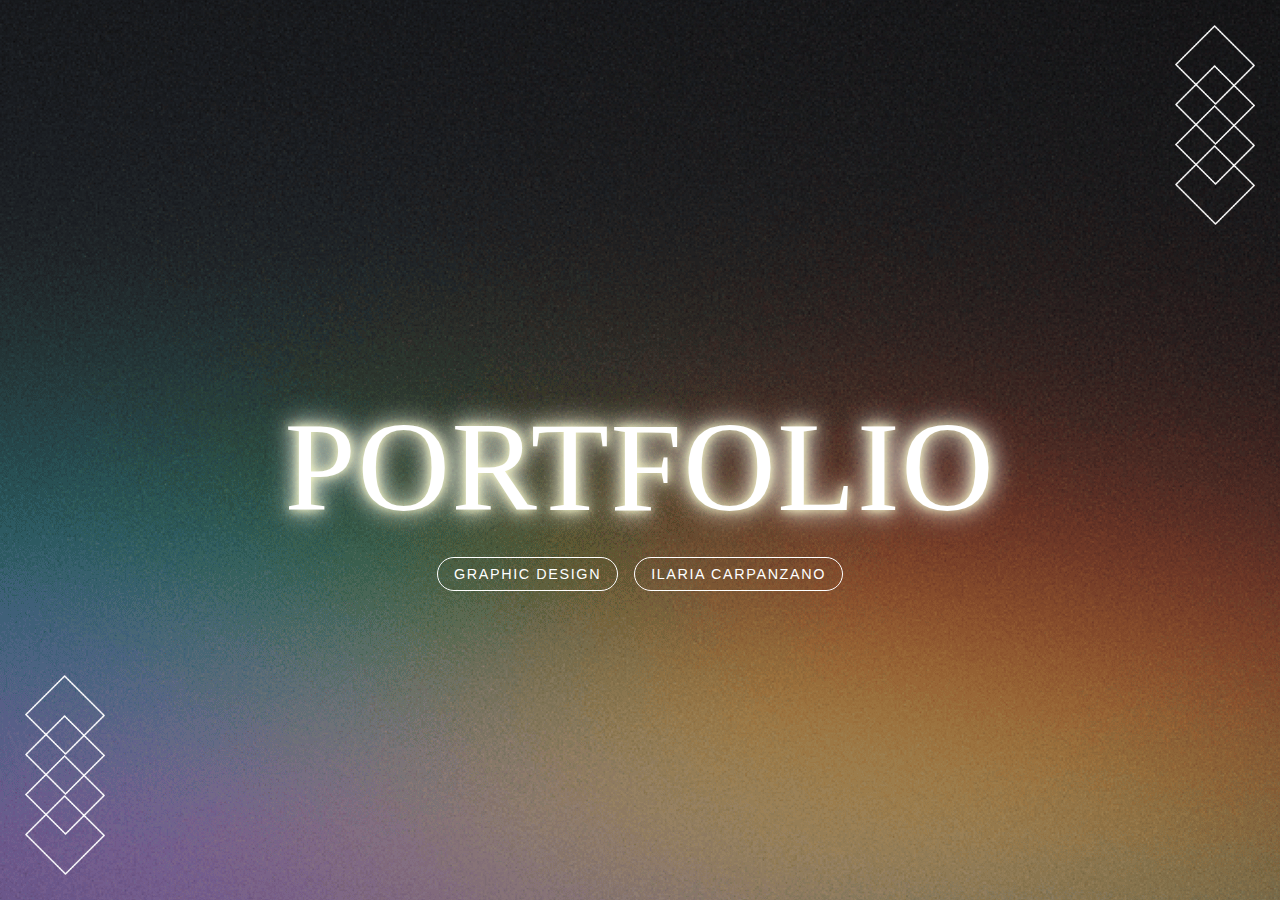
<file: index.html>
<!DOCTYPE html>
<html lang="en">
  <head>
    <meta charset="UTF-8" />
    <meta name="viewport" content="width=device-width, initial-scale=1.0" />
    <title>Portfolio</title>
    <link rel="stylesheet" href="style.css" />
  </head>
  <body>
    <div class="content">
      <h1 class="portfolio">Portfolio</h1>
      <div class="buttons">
        <a href="Projects.html" class="button" id="graphic-design-button"
          >Graphic Design</a
        >
        <a href="profile.html" class="button" id="profile-button"
          >Ilaria Carpanzano</a
        >
      </div>
    </div>
    <img
      src="triangolo.png"
      alt="Immagine in alto a destra"
      class="image-top-right"
    />
    <img
      src="triangolo.png"
      alt="Immagine in basso a sinistra"
      class="image-bottom-left"
    />
    <script src="scripts.js"></script>
  </body>
</html>
</file>
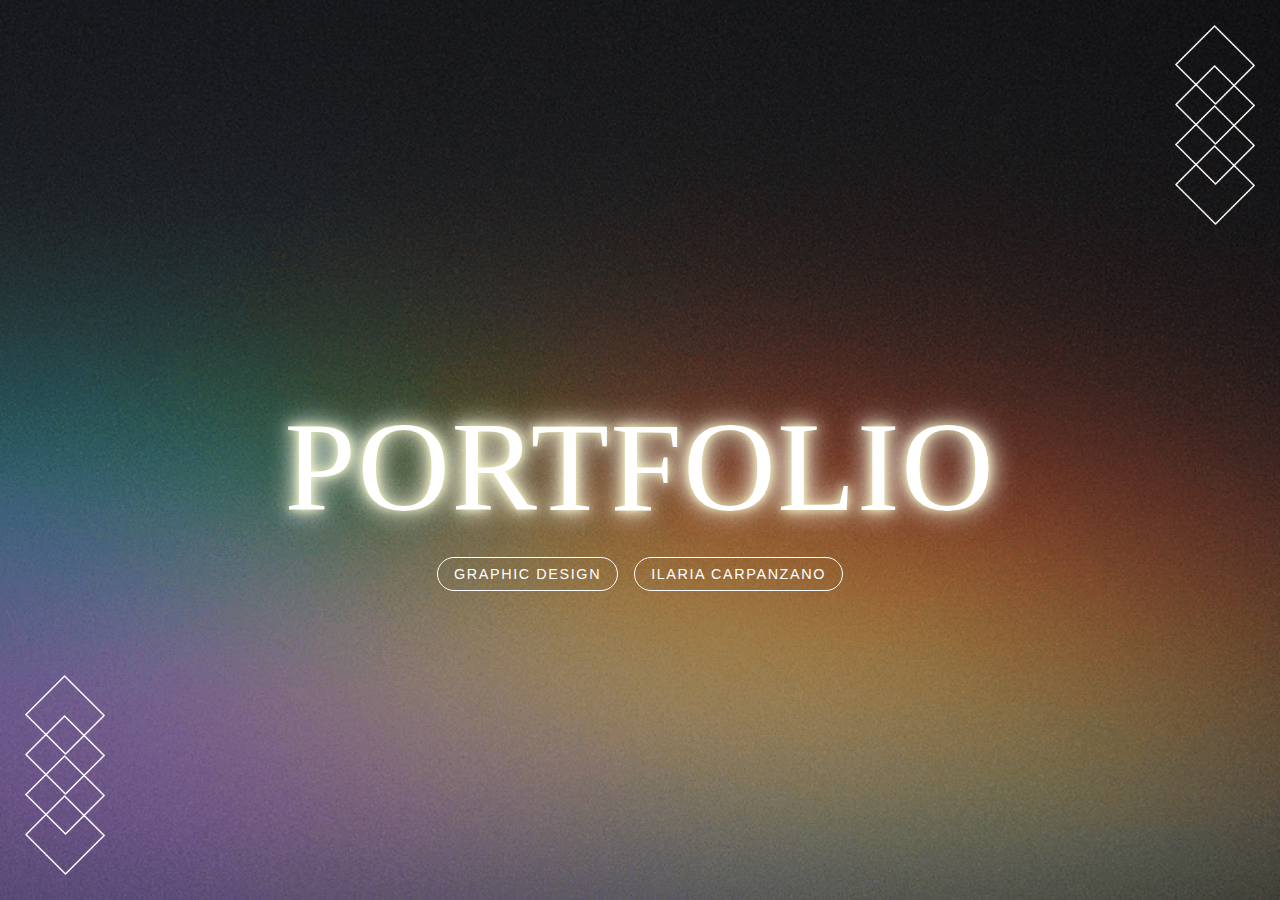
<file: Pages/index.html>
<!DOCTYPE html>
<html lang="en">
  <head>
    <meta charset="UTF-8" />
    <meta name="viewport" content="width=device-width, initial-scale=1.0" />
    <title>Portfolio</title>
    <link rel="stylesheet" href="../Style/Portfoliostyle.css" />
    <!-- ../ significa uscire dalla cartella attuale -->
  </head>
  <body>
    <div class="content">
      <h1 class="portfolio">Portfolio</h1>
      <div class="buttons">
        <a href="Projects.html" class="button" id="graphic-design-button"
          >Graphic Design</a
        >
        <a href="profile.html" class="button" id="profile-button"
          >Ilaria Carpanzano</a
        >
      </div>
    </div>
    <img
      src="../Contents/triangolo.png"
      alt="Immagine in alto a destra"
      class="image-top-right"
    />
    <img
      src="../Contents/triangolo.png"
      alt="Immagine in basso a sinistra"
      class="image-bottom-left"
    />
    <script src="../Scripts/portfolioHoverScript.js"></script>
  </body>
</html>
</file>
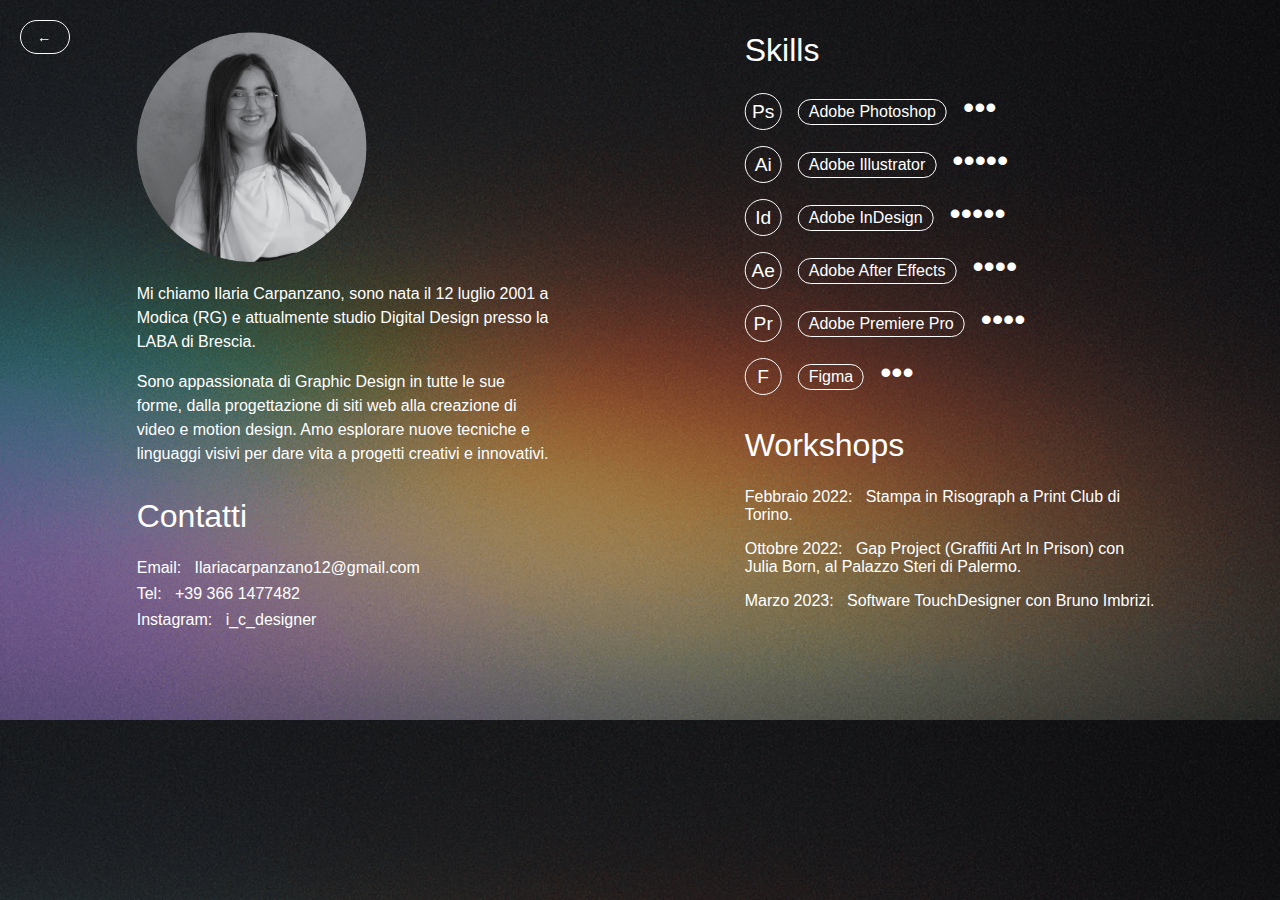
<file: Pages/profile.html>
<!DOCTYPE html>
<html lang="en">
  <head>
    <meta charset="UTF-8" />
    <meta name="viewport" content="width=device-width, initial-scale=1.0" />
    <title>Chi sono?</title>
    <link rel="stylesheet" href="../Style/style.css" />
  </head>
  <body class="profile">
    <!-- Aggiunta la classe "profile" al body -->
    <!-- Footer Sections -->
    <div class="footer-sections">
      <div class="-left-column">
        <img
          src="../Contents/FOTO.png"
          alt="Foto Footer"
          class="footer-photo"
        />

        <div class="footer-text">
          <p>
            Mi chiamo Ilaria Carpanzano, sono nata il 12 luglio 2001 a Modica
            (RG) e attualmente studio Digital Design presso la LABA di Brescia.</p>
            
          </p>Sono appassionata di Graphic Design in tutte le sue forme, dalla
            progettazione di siti web alla creazione di video e motion design.
            Amo esplorare nuove tecniche e linguaggi visivi per dare vita a
            progetti creativi e innovativi.
          </p>
        </div>
        <!-- Contact Section -->
        <div class="section">
          <div class="section-title">Contatti</div>
          <div class="contact-info">
            <div class="contact-item">
              Email:   Ilariacarpanzano12@gmail.com
            </div>
            <div class="contact-item">Tel:   +39 366 1477482</div>
            <div class="contact-item">Instagram:   i_c_designer</div>
          </div>
        </div>
      </div>

      <div class="-right-column">
        <div class="section">
          <div class="section-title">Skills</div>
          <div class="skills-grid">
            <div class="skill-item">
              <div class="skill-logo">  Ps  </div>
              <div class="skill-name">Adobe Photoshop</div>
              <div class="separator">•••</div>
            </div>
            <div class="skill-item">
              <div class="skill-logo">   Ai   </div>
              <div class="skill-name">Adobe Illustrator</div>
              <div class="separator">•••••</div>
            </div>
            <div class="skill-item">
              <div class="skill-logo">   Id   </div>
              <div class="skill-name">Adobe InDesign</div>
              <div class="separator">•••••</div>
            </div>
            <div class="skill-item">
              <div class="skill-logo">  Ae  </div>
              <div class="skill-name">Adobe After Effects</div>
              <div class="separator">••••</div>
            </div>
            <div class="skill-item">
              <div class="skill-logo">   Pr   </div>
              <div class="skill-name">Adobe Premiere Pro</div>
              <div class="separator">••••</div>
            </div>
            <div class="skill-item">
              <div class="skill-logo">  F  </div>
              <!-- <img src="../Contents/logoFigma.png" alt="Figma Logo"> -->
              <div class="skill-name">Figma</div>
              <div class="separator">•••</div>
            </div>
          </div>
        </div>

        <!-- Workshops Section -->
        <div class="section">
          <div class="section-title">Workshops</div>

          <p>Febbraio 2022:   Stampa in Risograph a Print Club di Torino.</p>
          <p>
            Ottobre 2022:   Gap Project (Graffiti Art In Prison) con Julia Born,
            al Palazzo Steri di Palermo.
          </p>
          <p>Marzo 2023:   Software TouchDesigner con Bruno Imbrizi.</p>
        </div>
      </div>
    </div>

    <div class="profileBackButton">
      <a href="index.html" class="button">
        <span class="arrow">&#8592;</span>
      </a>
    </div>
  </body>
</html>
</file>
<file: Style/Portfoliostyle.css>
html {
  margin: 0;
  padding: 0;
  width: 100%;
  height: 100%;
  font-family: "Plus Jakarta Sans", sans-serif;
  display: flex;
  flex-direction: column;
  align-items: center;
  justify-content: center;
  background-image: url(../Contents/sfondo.png);
  background-size: cover;
  text-align: center;
}
/* Posizionamento immagini */
.image-top-right,
.image-bottom-left {
  position: absolute;
  width: 10vw;
  max-width: 80px;
  height: auto;
  z-index: 10;
}
.image-top-right {
  top: 25px;
  right: 25px;
}
.image-bottom-left {
  bottom: 25px;
  left: 25px;
}
/* Contenitore centrale */
.content {
  text-align: center;
  padding: 3vw;
  /* max-width: 90%; */
}
/* Titolo principale */
h1 {
  font-family: PS-Aelyn;
  font-size: 8rem;
  font-weight: 300; /*peso del font*/
  letter-spacing: 0.1rem;
  text-transform: uppercase;
  margin-bottom: 1rem;
  color: white;
  text-shadow: 0 0 10px rgba(255, 255, 255, 1),
    0 0 16px rgba(255, 255, 255, 0.95), 0 0 24px rgba(255, 255, 255, 0.9);
}
/* Effetto Portfolio */
h1.portfolio {
  text-shadow: 0 0 10px rgba(255, 255, 200, 1),
    0 0 20px rgba(255, 255, 230, 0.95), 0 0 30px rgba(255, 255, 255, 0.9);
  animation: glow-animation 2s infinite alternate;
  animation-play-state: paused;
}
/* Effetto Glow */
@keyframes glow-animation {
  0% {
    text-shadow: 0 0 5px rgba(255, 255, 200, 1),
      0 0 8px rgba(255, 255, 230, 0.95), 0 0 13px rgba(255, 255, 255, 0.9);
  }
  100% {
    text-shadow: 0 0 8px rgba(255, 255, 255, 1),
      0 0 15px rgba(255, 255, 255, 0.98), 0 0 20px rgba(255, 255, 255, 0.95);
  }
}
@media (max-width: 768px) {
  h1 {
    font-size: 5rem;
  }
}
/* Bottoni */
.buttons {
  display: flex;
  justify-content: center;
  gap: 1rem; /*Aggiunge uno spazio tra i due bottoni*/
}
.button {
  padding: 0.5rem 1rem;
  border: 1px solid white;
  border-radius: 25px;
  text-transform: uppercase; /* Trasforma il testo in maiuscolo */
  font-size: 0.9rem;
  letter-spacing: 0.1rem;
  color: white;
  text-decoration: none; /* Toglie le decorazione intorno al testo */
  transition: all 0.3s ease;
}
.button:hover {
  background-color: white;
  color: black;
} /*stile del pulsante quando l'utente ci passa sopra con il mouse*/
</file>
<file: style.css>
/* General reset */
body,
html {
  margin: 0;
  padding: 0;
  width: 100%;
  height: 100%;
  font-family: "Plus Jakarta Sans", sans-serif;
  display: flex;
  flex-direction: column;
  align-items: center;
  justify-content: center;
  background-image: url(sfondo.png);
  text-align: center;
}

/* Posizionamento immagini */
.image-top-right,
.image-bottom-left {
  position: absolute;
  width: 10vw;
  max-width: 80px;
  height: auto;
  z-index: 10;
}

.image-top-right {
  top: 25px;
  right: 25px;
  responsive: true;
}

.image-bottom-left {
  bottom: 25px;
  left: 25px;
  responsive: true;
}

/* Contenitore centrale */
.content {
  text-align: center;
  padding: 2rem;
}

/* Titolo principale */
h1 {
  font-family: PS-Aelyn;
  font-size: 8rem;
  font-weight: 300;
  letter-spacing: 0.1rem;
  text-transform: uppercase;
  margin-bottom: 1rem;
  color: white;
  text-shadow: 0 0 10px rgba(255, 255, 255, 1),
    0 0 16px rgba(255, 255, 255, 0.95), 0 0 24px rgba(255, 255, 255, 0.9);
}

/* Effetto Portfolio */
h1.portfolio {
  text-shadow: 0 0 10px rgba(255, 255, 200, 1),
    0 0 20px rgba(255, 255, 230, 0.95), 0 0 30px rgba(255, 255, 255, 0.9);
  animation: glow-animation 2s infinite alternate;
  animation-play-state: paused;
}

/* Effetto Glow */
@keyframes glow-animation {
  0% {
    text-shadow: 0 0 5px rgba(255, 255, 200, 1),
      0 0 8px rgba(255, 255, 230, 0.95), 0 0 13px rgba(255, 255, 255, 0.9);
  }
  100% {
    text-shadow: 0 0 8px rgba(255, 255, 255, 1),
      0 0 15px rgba(255, 255, 255, 0.98), 0 0 20px rgba(255, 255, 255, 0.95);
  }
}

/* Bottoni */
.buttons {
  display: flex;
  flex-wrap: wrap;
  justify-content: center;
  gap: 1rem;
}

.button {
  padding: 0.5rem 1rem;
  border: 1px solid white;
  border-radius: 25px;
  text-transform: uppercase;
  font-size: 0.9rem;
  letter-spacing: 0.1rem;
  color: white;
  text-decoration: none;
  transition: all 0.3s ease;
}

.button:hover {
  background-color: white;
  color: black;
}

/* Footer */
.footer-sections {
  display: grid;
  grid-template-columns: 1fr 1fr; /* Two columns of equal width */
  gap: 16rem; /* Space between columns */
  width: 80%;
  margin: 10rem auto 0; /* Centered with top margin */
  color: white;
  padding: 1rem; /* Added padding for better spacing */
}

.left-column,
.right-column {
  display: flex;
  flex-direction: column;
  align-items: flex-start;
}

.contact-info {
  order: 1;
}

.skills,
.workshops {
  order: 2;
}

.section {
  margin-bottom: 2rem;
  text-align: left;
}

.section-title {
  font-family: "PS-Aelyn", sans-serif; /* Added fallback font */
  font-size: 3rem;
  margin-bottom: 1.5rem; /* Adjusted margin */
  color: #ffffff; /* Ensure contrast */
}

.text,
.skills,
.contact-info {
  font-size: 1rem;
  line-height: 1.6; /* Improved readability */
}

.skills {
  display: flex;
  flex-direction: column;
  align-items: flex-start;
}

.skill-item {
  margin-bottom: 1rem;
}

.skill-name {
  font-size: 1.2rem;
  font-weight: bold; /* Added bold for emphasis */
}

.contact-info .contact-item {
  margin-bottom: 0.5rem;
}

.workshops {
  list-style-type: none; /* Remove default list styling */
  padding-left: 0; /* Remove default padding */
}

.workshops li {
  margin-bottom: 1rem; /* Consistent spacing */
}

/* Stile per la foto nel footer */
.footer-photo {
  width: 200px; /* Imposta la larghezza della foto */
  height: auto; /* Mantieni le proporzioni */
  margin-bottom: 1rem; /* Spazio tra la foto e la sezione dei contatti */
}

/* Stile per il testo sotto la foto */
.footer-text {
  font-size: 1rem; /* Dimensione del testo */
  line-height: 1.6; /* Altezza della riga per migliorare la leggibilità */
  color: white; /* Colore del testo */
  margin-bottom: 2rem; /* Spazio tra il testo e la sezione dei contatti */
  text-align: left; /* Allinea il testo a sinistra */
}

.footer-text p {
  margin-bottom: 1rem; /* Spazio tra i paragrafi */
}

/* Responsive Design */
@media (max-width: 768px) {
  .footer-sections {
    grid-template-columns: 1fr; /* Single column on smaller screens */
    width: 90%; /* Adjusted width for smaller screens */
  }

  .section-title {
    font-size: 2rem; /* Smaller font size for mobile */
  }

  .skill-name {
    font-size: 1rem; /* Smaller font size for mobile */
  }
}

@media (max-width: 480px) {
  .footer-sections {
    gap: 1rem; /* Reduced gap for very small screens */
  }

  .section-title {
    font-size: 1.5rem; /* Even smaller font size for very small screens */
  }
}

/* Responsive */
@media (max-width: 1024px) {
  h1 {
    font-size: 5rem;
  }
}
</file>
<file: Style/style.css>
/* General reset */
body {
  margin: 0;
  padding: 0;
  font-family: "Plus Jakarta Sans", sans-serif;
  background-image: url(../Contents/sfondo.png);
  background-size: cover;
  /* text-align: center; */
}

/* Bottoni */
.button {
  padding: 0.5rem 1rem;
  border: 1px solid white;
  border-radius: 25px;
  text-transform: uppercase; /* Trasforma il testo in maiuscolo */
  font-size: 0.9rem;
  letter-spacing: 0.1rem;
  color: white;
  text-decoration: none;
  /* transition: all 0.3s ease; */
  position: fixed; /* Posiziona il bottone in modo fisso */
  top: 20px;
  left: 20px;
}
.button:hover {
  background-color: white;
  color: black;
} /*stile del pulsante quando l'utente ci passa sopra con il mouse*/

/* Footer */
/* Contenitore principale */
.footer-sections {
  display: grid;
  grid-template-columns: 1fr 1fr; /* Due colonne di uguale larghezza */
  gap: 12rem; /* Spazio tra le due colonne */
  width: 80%;
  margin: 0 auto;
  /* margin: 10rem auto 0; Centered with top margin */
  color: white;
  padding: 2rem;
  /* align-items: center;
  justify-items: center; */
  transform: translate(0.8%, 0%);
}

.section {
  margin-bottom: 2rem;
  text-align: left;
}

.section-title {
  font-family: "PS-Aelyn", sans-serif; /* Added fallback font */
  font-size: 2rem;
  margin-bottom: 1.5rem;
  color: #ffffff;
}

.skills-grid {
  display: grid;
  gap: 1rem;
}

.skill-item {
  display: flex;
  align-items: center;
  /* justify-content: space-between; */
  /* padding: 1px; */
  border-radius: 10px;
  gap: 1rem; /* Spazio tra le icone e il testo */
}

.skill-logo {
  width: 35px;
  height: 35px;
  display: flex;
  align-items: center;
  justify-content: center;
  font-size: 1.2rem;
  /*height: auto; /* Maintain aspect ratio */
  font-family: "Plus Jakarta Sans", sans-serif;
  border: 1px solid white;
  border-radius: 360px;
  text-align: center;
}

.skill-name {
  font-size: 1rem;
  font-family: "Plus Jakarta Sans", sans-serif;
  border: 1px solid white;
  border-radius: 25px;
  padding: 3px 10px;
  text-align: center;
  white-space: nowrap; /* impedisce di andare a capo */
  /*font-weight: ; /* Added bold for emphasis */
  /* font-weight: 500; */
}

.separator {
  font-size: 2rem;
  /* justify-items: center; */
  transform: translate(0%, -10%); /* Spostare un elemento*/
}

.contact-info .contact-item {
  margin: 0.5rem;
  margin-left: 0%;
}

/* Stile per la foto nel footer */
.footer-photo {
  width: 230px; /*Dimensione della foto*/
  height: auto; /* Mantieni le proporzioni */
}

/* Stile per il testo sotto la foto */
.footer-text {
  font-size: 1rem;
  line-height: 1.5; /* Altezza della riga per migliorare la leggibilità */
  color: white;
  margin-bottom: 2rem; /* Spazio tra il testo e la sezione dei contatti */
  text-align: left;
}

/* Responsive Design */
@media (max-width: 768px) {
  .footer-sections {
    grid-template-columns: 1fr; /* Dispone le sezioni del footer in una singola colonna */
    /* width: 90%; Riduce la larghezza per adattarsi meglio agli schermi più piccoli */
  }
}
</file>
